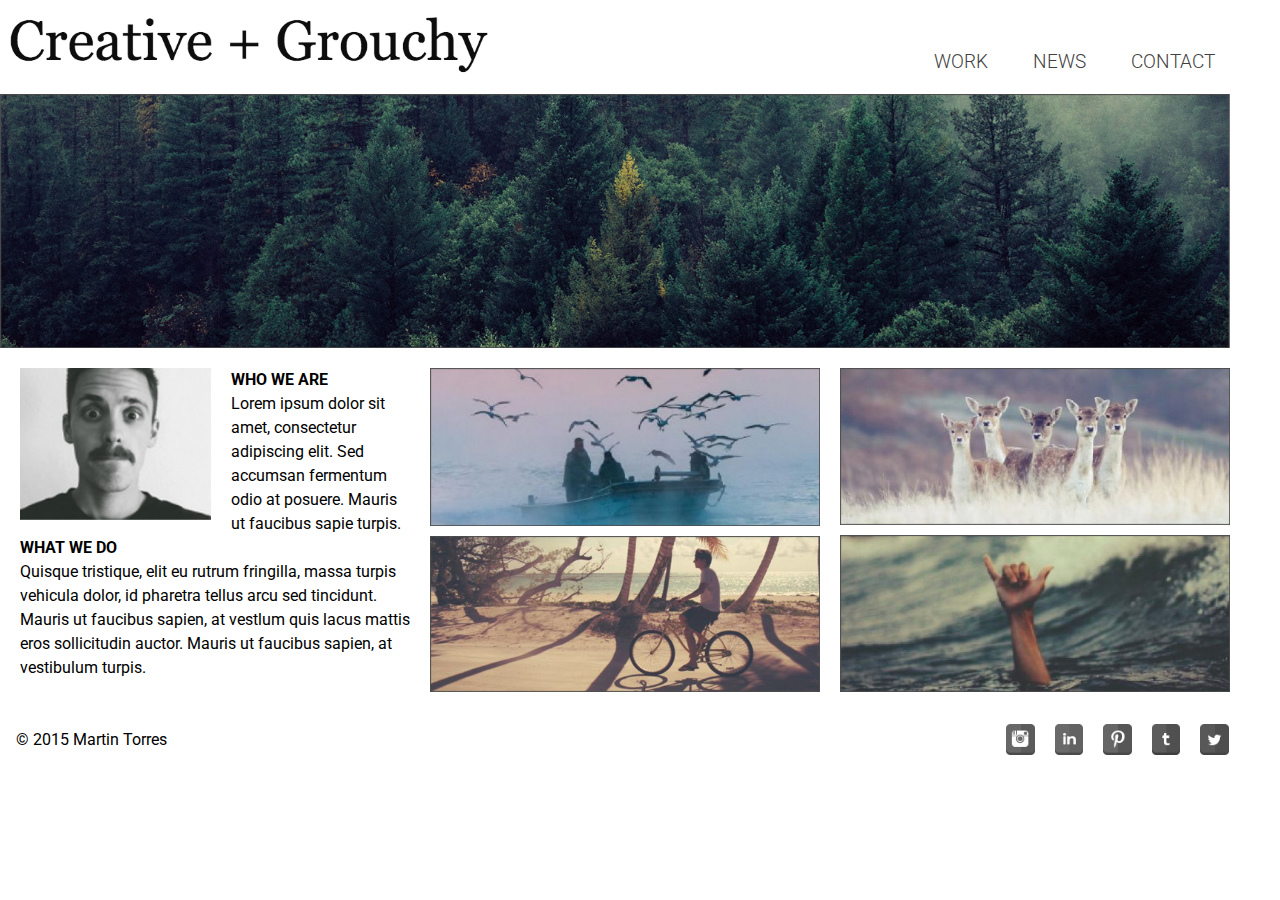
<file: index.html>
<!DOCTYPE html>
<html>

<head>
	<title>Creative + Grouchy</title>
	<link rel="stylesheet" type="text/css" href="css/reset.css">
	<link rel="stylesheet" type="text/css" href="css/style.css">
	<link href='http://fonts.googleapis.com/css?family=Roboto:300,400,700' rel='stylesheet' type='text/css'>
</head>


<body>

	<header>

	<div class= "logowrapper">
		<a href="index.html">
		<img src="assets/creative-grouchy-logo.png" alt="Creative + Grouch logo" title="Creative + Grouch logo" width="500px">
		</a>
	</div>

		<nav class="clearfix">
			<a href="work.html">WORK</a>
			<a href="news.html">NEWS</a>
			<a href="contact.html">CONTACT</a>
		</nav>

		<img src="assets/hero-image.jpg" alt="panoramic photo of trees" title="Hero Image" width="1230px">

	</header>

	<div class="mainwrapper">

		<div class="column" id="about">

			<img src="assets/martin-headshot.jpg" alt="photo of martin" width="191px">

			<h2>WHO WE ARE</h2>
			</p>Lorem ipsum dolor sit amet, consectetur adipiscing elit. Sed accumsan fermentum odio at posuere. Mauris ut faucibus sapie turpis.</P>
			
			<h2>WHAT WE DO</h2>
			<p>Quisque tristique, elit eu rutrum fringilla, massa turpis vehicula dolor, id pharetra tellus arcu sed tincidunt. Mauris ut faucibus sapien, at vestlum quis lacus mattis eros sollicitudin auctor. Mauris ut faucibus sapien, at vestibulum turpis.</p>

		</div>

		<div class="column" id="leftthumbnails">

			<img src="assets/home-thumbnail01.jpg" alt="thumbnail 1" width="390px">
			<img src="assets/home-thumbnail02.jpg" alt="thumbnail 2" width="390px">

		</div>

		<div class="column" id="rightthumbnails">
			<img src="assets/home-thumbnail03.jpg" alt="thumbnail 3" width="390px">
			<img src="assets/home-thumbnail04.jpg" alt="thumbnail 4" width="390px">

		</div>

	</div>


	<footer>
		<p>&copy; 2015 Martin Torres</p>

		<div id="socialicons">

			<ul>

			<img src="assets/instagram-gray.png" alt="instagram" height="31px">
			<img src="assets/linkedin-gray.png" alt="instagram" height="31px">
			<img src="assets/pinterest-gray.png" alt="instagram" height="31px">
			<img src="assets/tumblr-gray.png" alt="instagram" height="31px">
			<img src="assets/twitter-gray.png" alt="instagram" height="31px">

			</ul>

		</div>

	</footer>

</body>

</html>
</file>
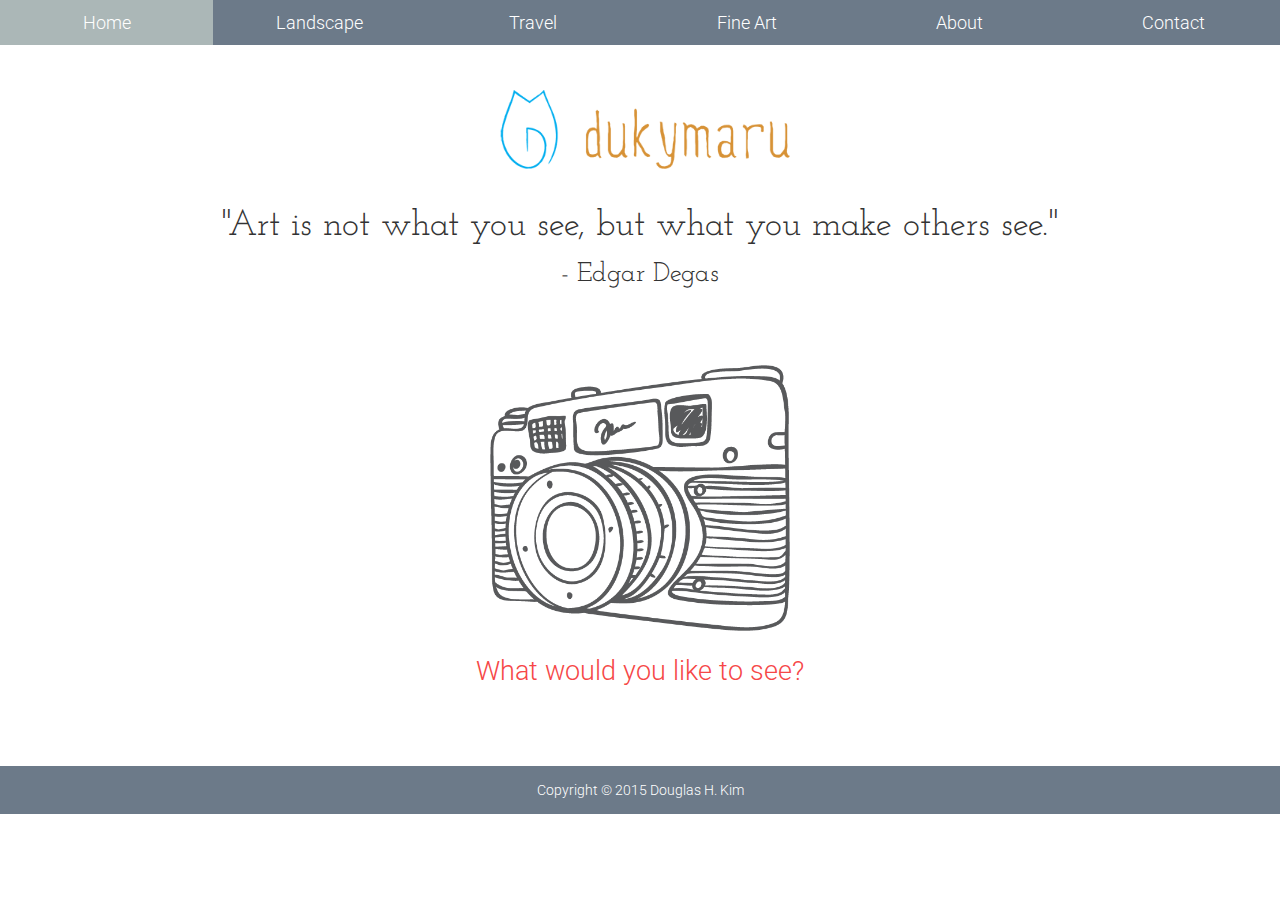
<file: final/index.html>
<!DOCTYPE html>
<html>
	<head>
		<meta name="viewport" content="width=device-width, initial-scale=1.0">
		<title>dukymaru photography</title>
		<link rel="stylesheet" type="text/css" href="css/reset.css">
		<link rel="stylesheet" type="text/css" href="css/style.css">
		<link href='http://fonts.googleapis.com/css?family=Roboto:300,400,700' rel='stylesheet' type='text/css'>
		<link href='http://fonts.googleapis.com/css?family=Josefin+Slab' rel='stylesheet' type='text/css'>

	</head>

	<body>

		<header>
			
				<img id="logo" src="images/dukymaru_logo.png" alt="dukymaru logo" title="dukymaru logo" width="300">

				<nav class="clearfix">
					<a href="#" id="mobile">&#8803;</a>
					<div id="innernav">
						<a href="index.html">Home</a>
						<a href="landscape.html">Landscape</a>
						<a href="travel.html">Travel</a>
						<a href="fine-art.html">Fine Art</a>
						<a href="about.html">About</a>
						<a href="contact.html">Contact</a>
					</div>
				</nav>

			<h1>"Art is not what you see, but what you make others see."</h1>
			<h2>- Edgar Degas</h2>

		</header>

			<div id="homepage-motto">

				<img id="camera" src="images/camera.png" alt="camera" title="sketch of camera" width="300">
			
				<p id="motto">What would you like to see?</p>
			</div>


		<footer>
			Copyright &copy; 2015 Douglas H. Kim
		</footer>

	</body>

</html>
</file>
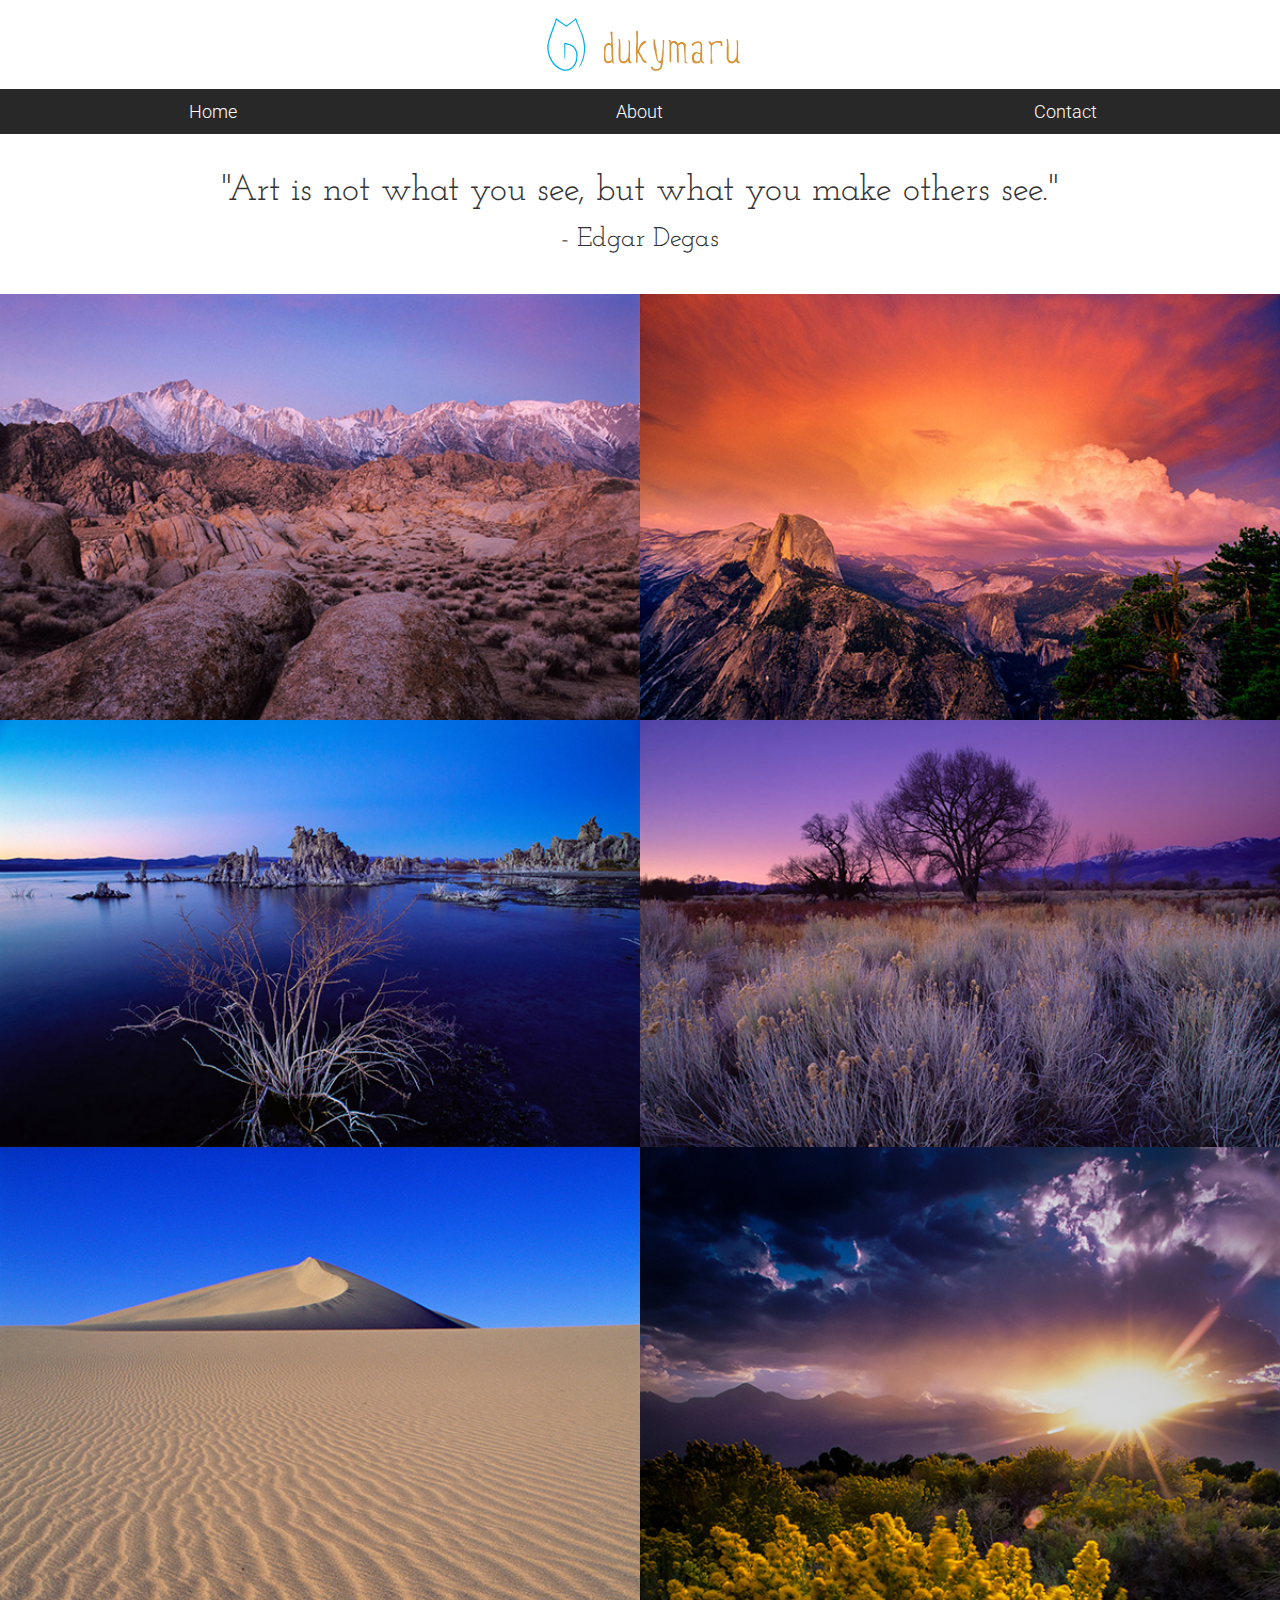
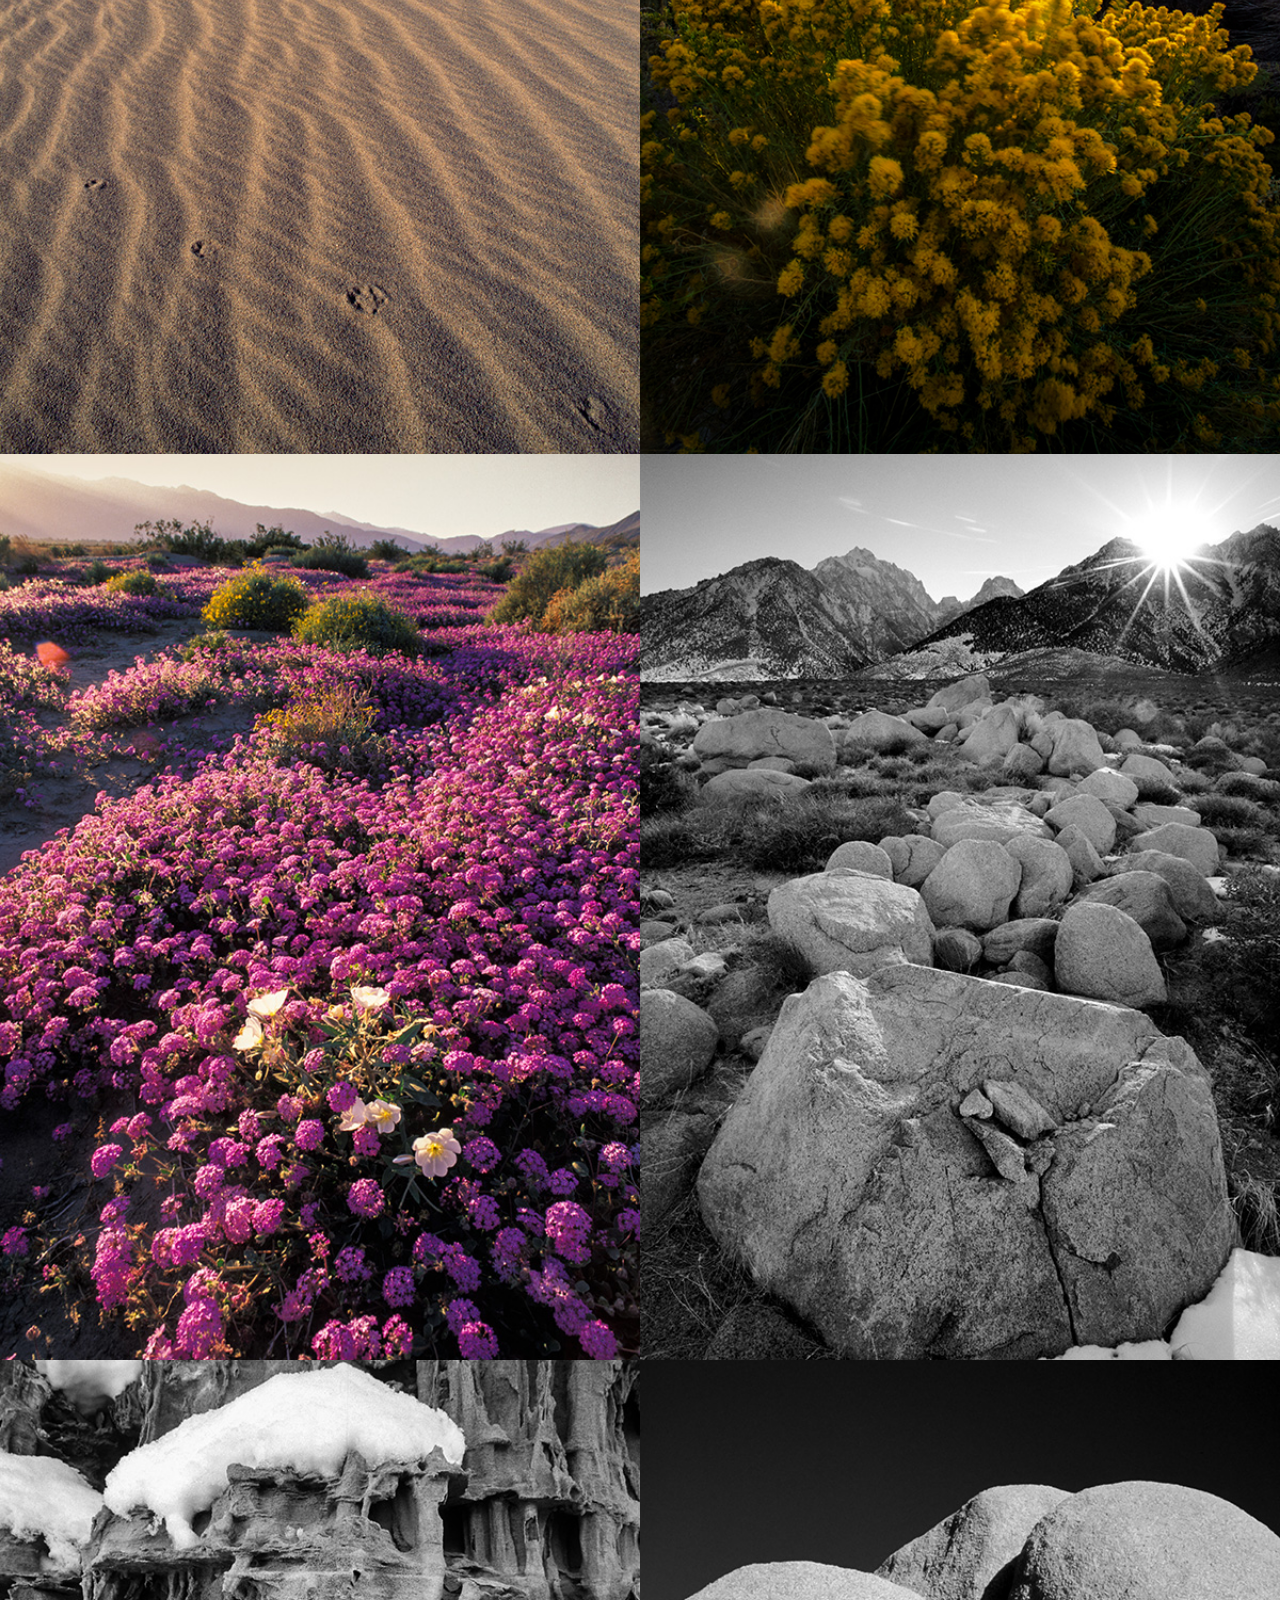
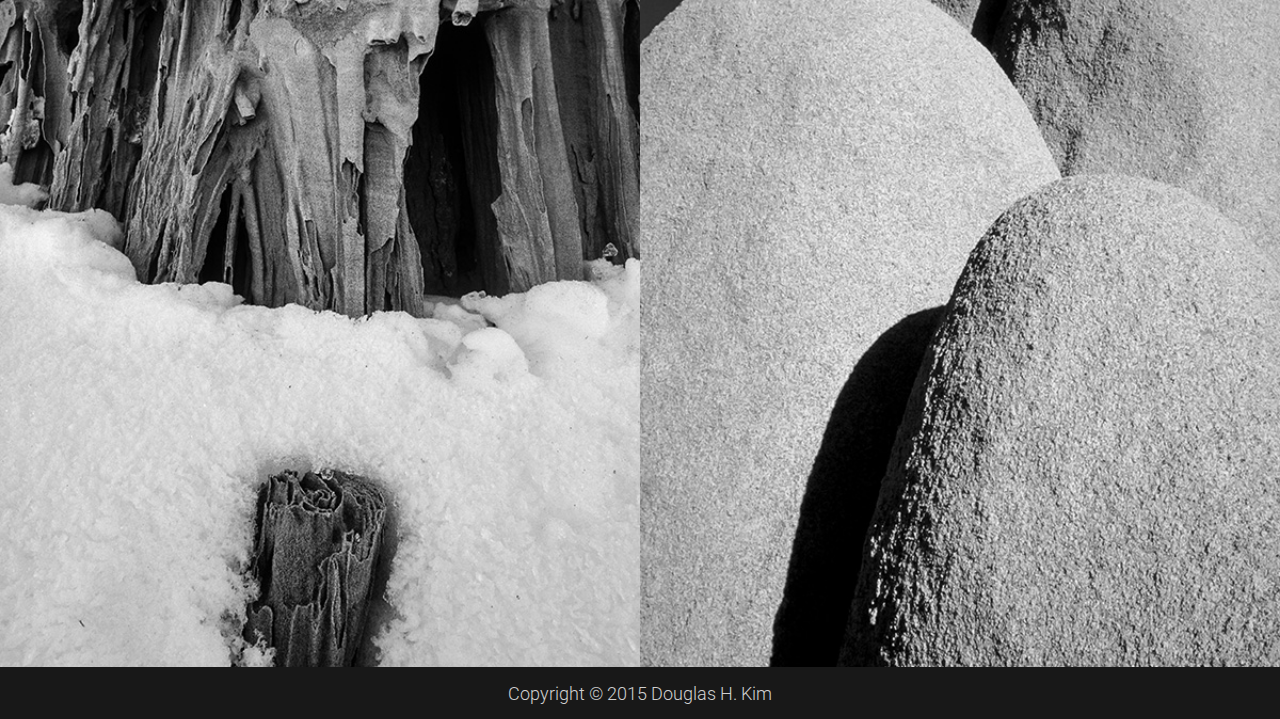
<file: unit8/index.html>
<!DOCTYPE html>
<html>
	<head>
		<title>dukymaru photography</title>
		<link rel="stylesheet" type="text/css" href="css/reset.css">
		<link rel="stylesheet" type="text/css" href="css/style.css">
		<link href='http://fonts.googleapis.com/css?family=Roboto:300,400,700' rel='stylesheet' type='text/css'>
		<link href='http://fonts.googleapis.com/css?family=Josefin+Slab' rel='stylesheet' type='text/css'>
	</head>

	<body>

		<header>
			
				<img id="logo" src="images/dukymaru_logo.png" alt="dukymaru logo" title="dukymaru logo" width="200">

				<nav class="clearfix">
					<a href="#" id="mobile">&#8803;</a>
					<div id="innernav">
						<a href="#">Home</a>
						<a href="#">About</a>
						<a href="#">Contact</a>
					</div>
				</nav>

			<h1>"Art is not what you see, but what you make others see."</h1>
			<h2>- Edgar Degas</h2>

		</header>

		<section>
			<img src="images/alabama_hills_sunrise_3.jpg" alt="photo" title="photo">
			<img src="images/half_dome_ynp.jpg" alt="photo" title="photo">
			<img src="images/mono_lake.jpg" alt="photo" title="photo">
			<img src="images/owens_valley_sunset.jpg" alt="photo" title="photo">
			<img src="images/death_valley_dune_1.jpg" alt="photo" title="photo">
			<img src="images/sunset_over_palisades_glacier.jpg" alt="photo" title="photo">
			<img src="images/anza_borrego3.jpg" alt="photo" title="photo">
			<img src="images/mt_williamson.jpg" alt="photo" title="photo">
			<img src="images/sand_tufas_2.jpg" alt="photo" title="photo">
			<img src="images/weathered_granite_2.jpg" alt="photo" title="photo">






		</section>

		<footer>
			Copyright &copy; 2015 Douglas H. Kim
		</footer>

	</body>

</html>
</file>
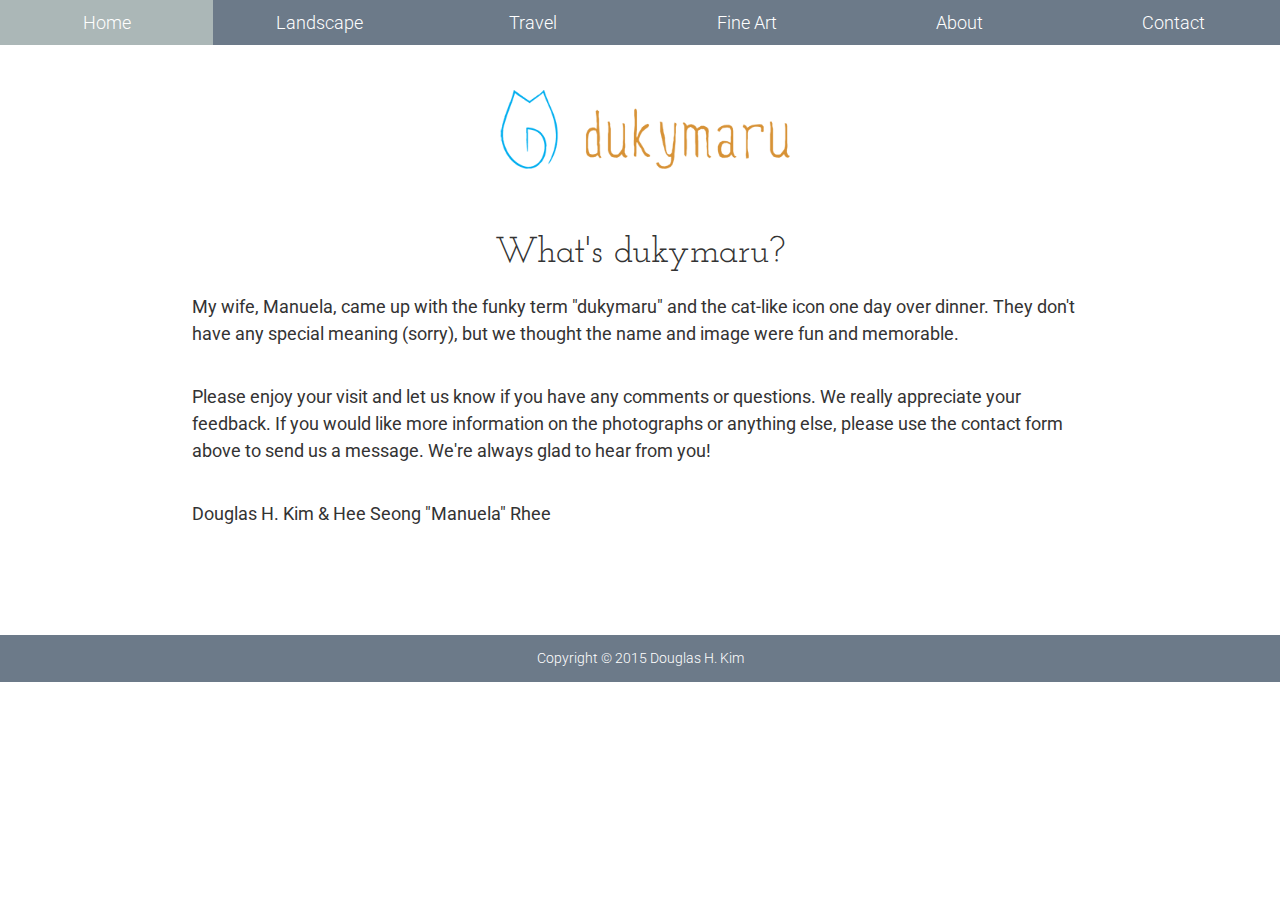
<file: final/about.html>
<!DOCTYPE html>
<html>
	<head>
		<meta name="viewport" content="width=device-width, initial-scale=1.0">
		<title>dukymaru photography</title>
		<link rel="stylesheet" type="text/css" href="css/reset.css">
		<link rel="stylesheet" type="text/css" href="css/style.css">
		<link href='http://fonts.googleapis.com/css?family=Roboto:300,400,700' rel='stylesheet' type='text/css'>
		<link href='http://fonts.googleapis.com/css?family=Josefin+Slab' rel='stylesheet' type='text/css'>

	</head>

	<body>

		<header>
			
				<img id="logo" src="images/dukymaru_logo.png" alt="dukymaru logo" title="dukymaru logo" width="300">

				<nav class="clearfix">
					<a href="#" id="mobile">&#8803;</a>
					<div id="innernav">
						<a href="index.html">Home</a>
						<a href="landscape.html">Landscape</a>
						<a href="travel.html">Travel</a>
						<a href="fine-art.html">Fine Art</a>
						<a href="#">About</a>
						<a href="contact.html">Contact</a>
					</div>
				</nav>


		</header>

			<div class="wrapper">

				<h1>What's dukymaru?</h1>

				<div class="narrative">

					<p>My wife, Manuela, came up with the funky term "dukymaru" and the cat-like icon one day over dinner. They don't have any special meaning (sorry), but we thought the name and image were fun and memorable.</p>

				</div>

				<div class="narrative">

					<p>Please enjoy your visit and let us know if you have any comments or questions. We really appreciate your feedback. If you would like more information on the photographs or anything else, please use the contact form above to send us a message. We're always glad to hear from you!</p>

				</div>

				<div class="narrative">

					<p>Douglas H. Kim & Hee Seong "Manuela" Rhee</p>
				</div>

			</div>


		<footer>
			Copyright &copy; 2015 Douglas H. Kim
		</footer>

	</body>

</html>
</file>
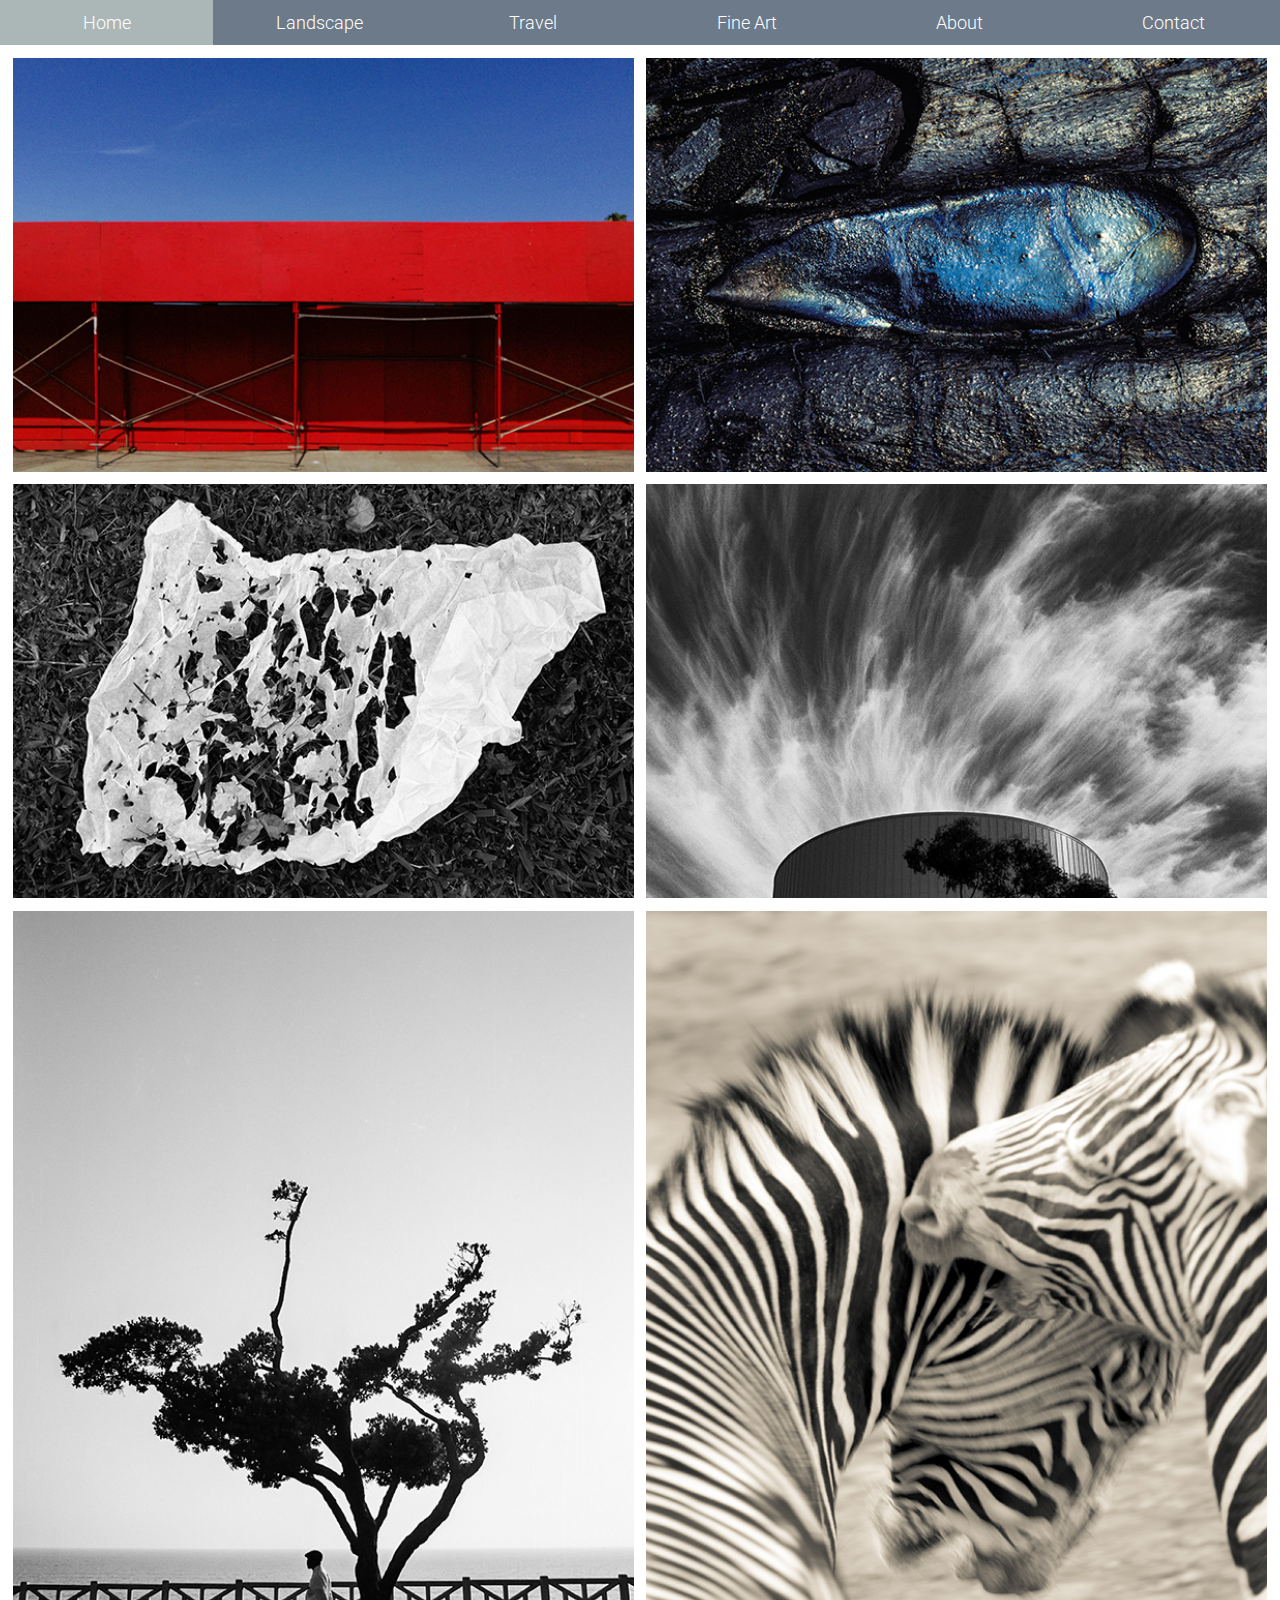
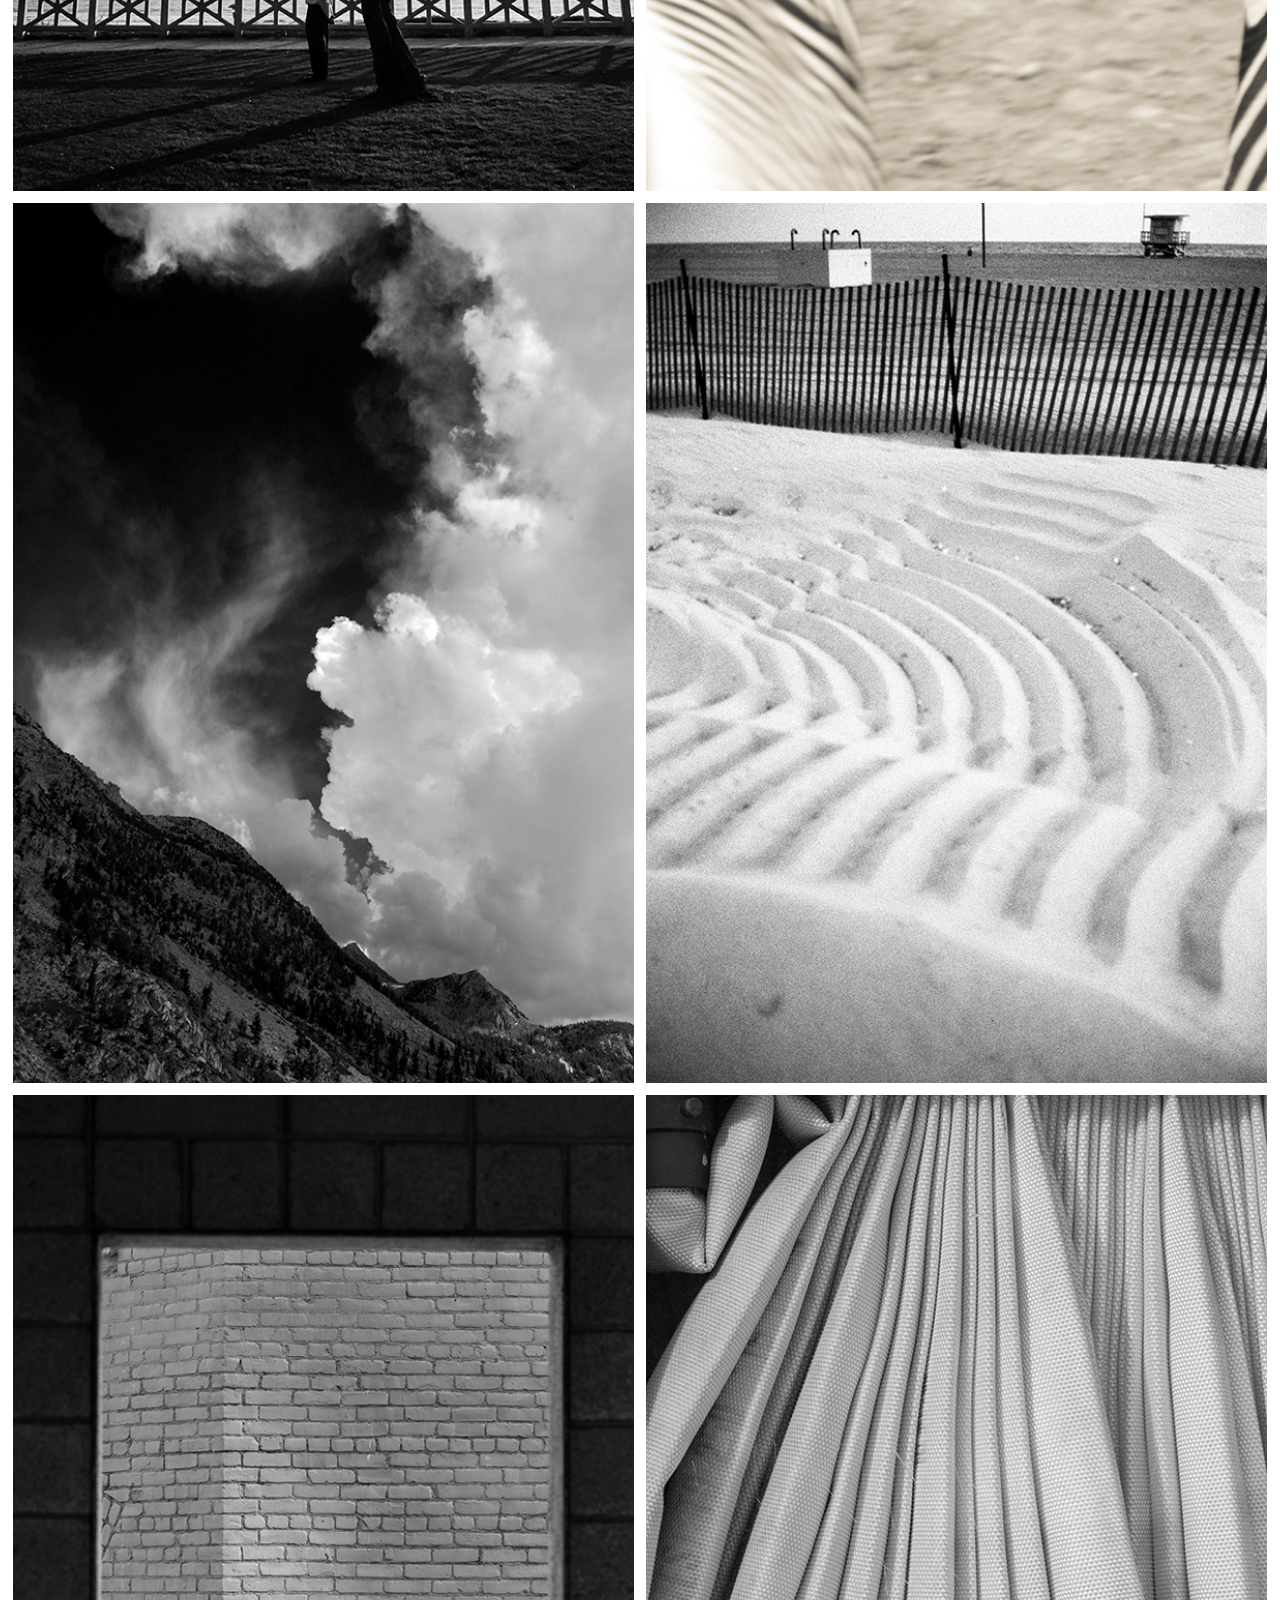
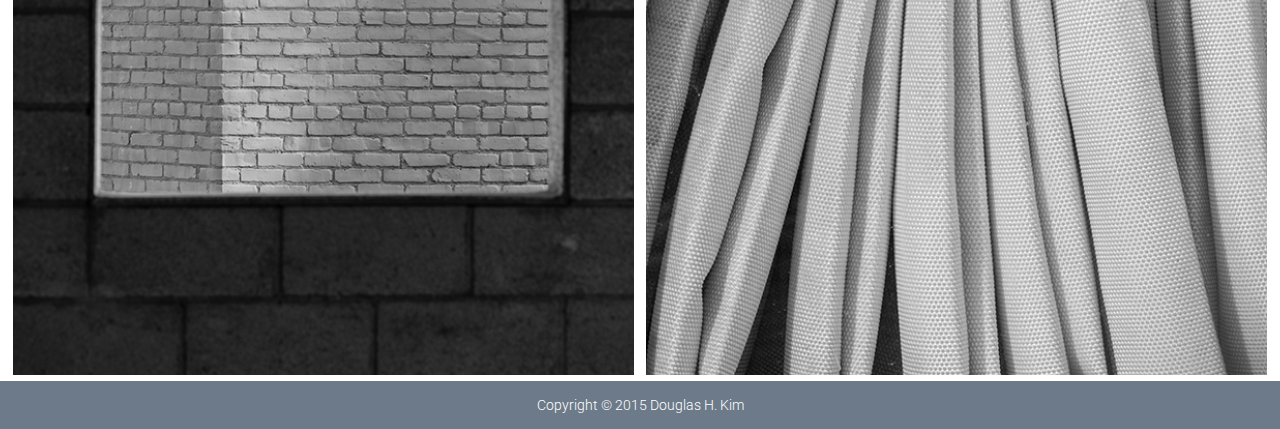
<file: final/fine-art.html>
<!DOCTYPE html>
<html>
	<head>
		<meta name="viewport" content="width=device-width, initial-scale=1.0">
		<title>dukymaru photography</title>
		<link rel="stylesheet" type="text/css" href="css/reset.css">
		<link rel="stylesheet" type="text/css" href="css/style.css">
		<link href='http://fonts.googleapis.com/css?family=Roboto:300,400,700' rel='stylesheet' type='text/css'>
		<link href='http://fonts.googleapis.com/css?family=Josefin+Slab' rel='stylesheet' type='text/css'>

	</head>

	<body>

		<header>
			
				<!-- <img id="logo" src="images/dukymaru_logo.png" alt="dukymaru logo" title="dukymaru logo" width="300"> -->

				<nav class="clearfix">
					<a href="#" id="mobile">&#8803;</a>
					<div id="innernav">
						<a href="index.html">Home</a>
						<a href="landscape.html">Landscape</a>
						<a href="travel.html">Travel</a>
						<a href="#">Fine Art</a>
						<a href="about.html">About</a>
						<a href="contact.html">Contact</a>
					</div>
				</nav>

			<!-- <h1>"Art is not what you see, but what you make others see."</h1>
			<h2>- Edgar Degas</h2> -->

		</header>

		<section>
		
			<img src="images/fine-art/red-and-blue.jpg" alt="photo" title="photo">
			<img src="images/fine-art/lava.jpg" alt="photo" title="photo">
			<img src="images/fine-art/tissue.jpg" alt="photo" title="photo">
			<img src="images/fine-art/cloud-water-tower.jpg" alt="photo" title="photo">
			<img src="images/fine-art/man-and-tree.jpg" alt="photo" title="photo">
			<img src="images/fine-art/zebras.jpg" alt="photo" title="photo">
			<img src="images/fine-art/angeles.jpg" alt="photo" title="photo">
			<img src="images/fine-art/sand-pattern.jpg" alt="photo" title="photo">
			<img src="images/fine-art/wall.jpg" alt="photo" title="photo">
			<img src="images/fine-art/fire-hose.jpg" alt="photo" title="photo">

		</section>

		<footer>
			Copyright &copy; 2015 Douglas H. Kim
		</footer>

	</body>

</html>
</file>
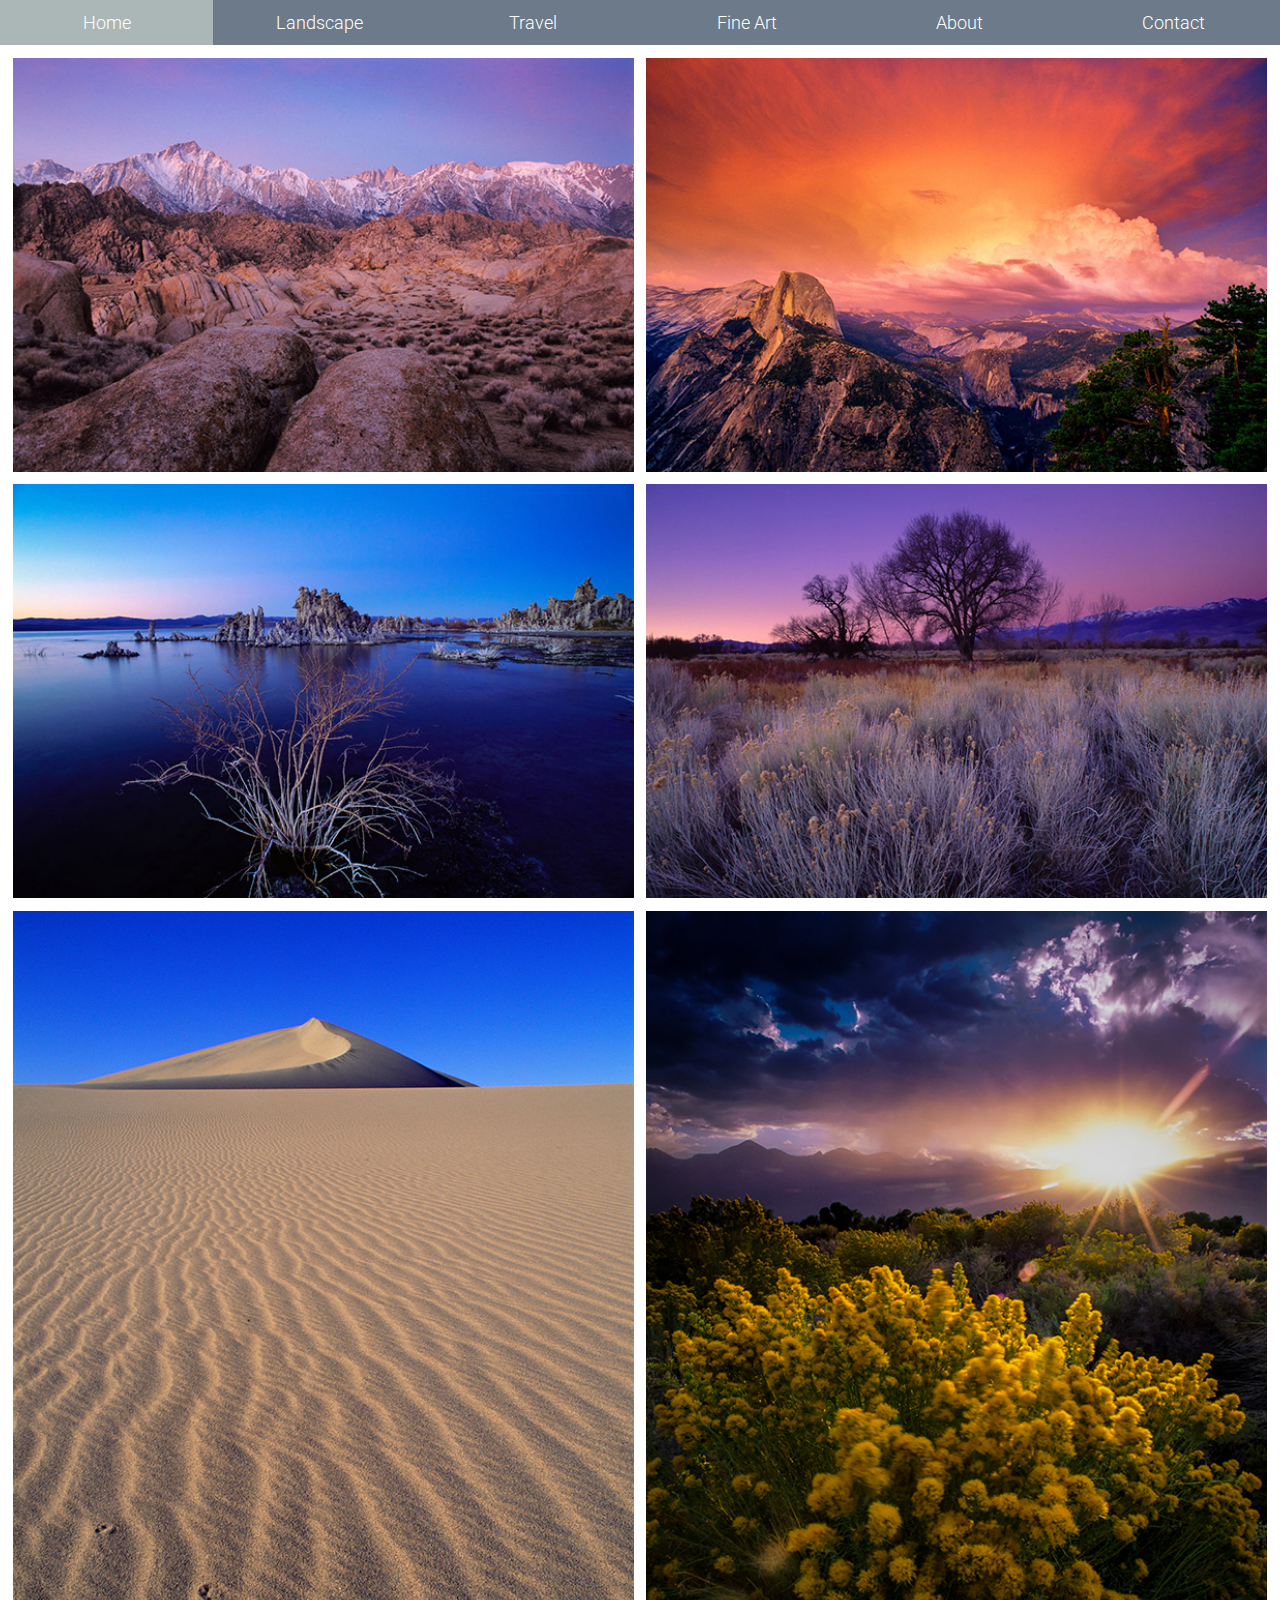
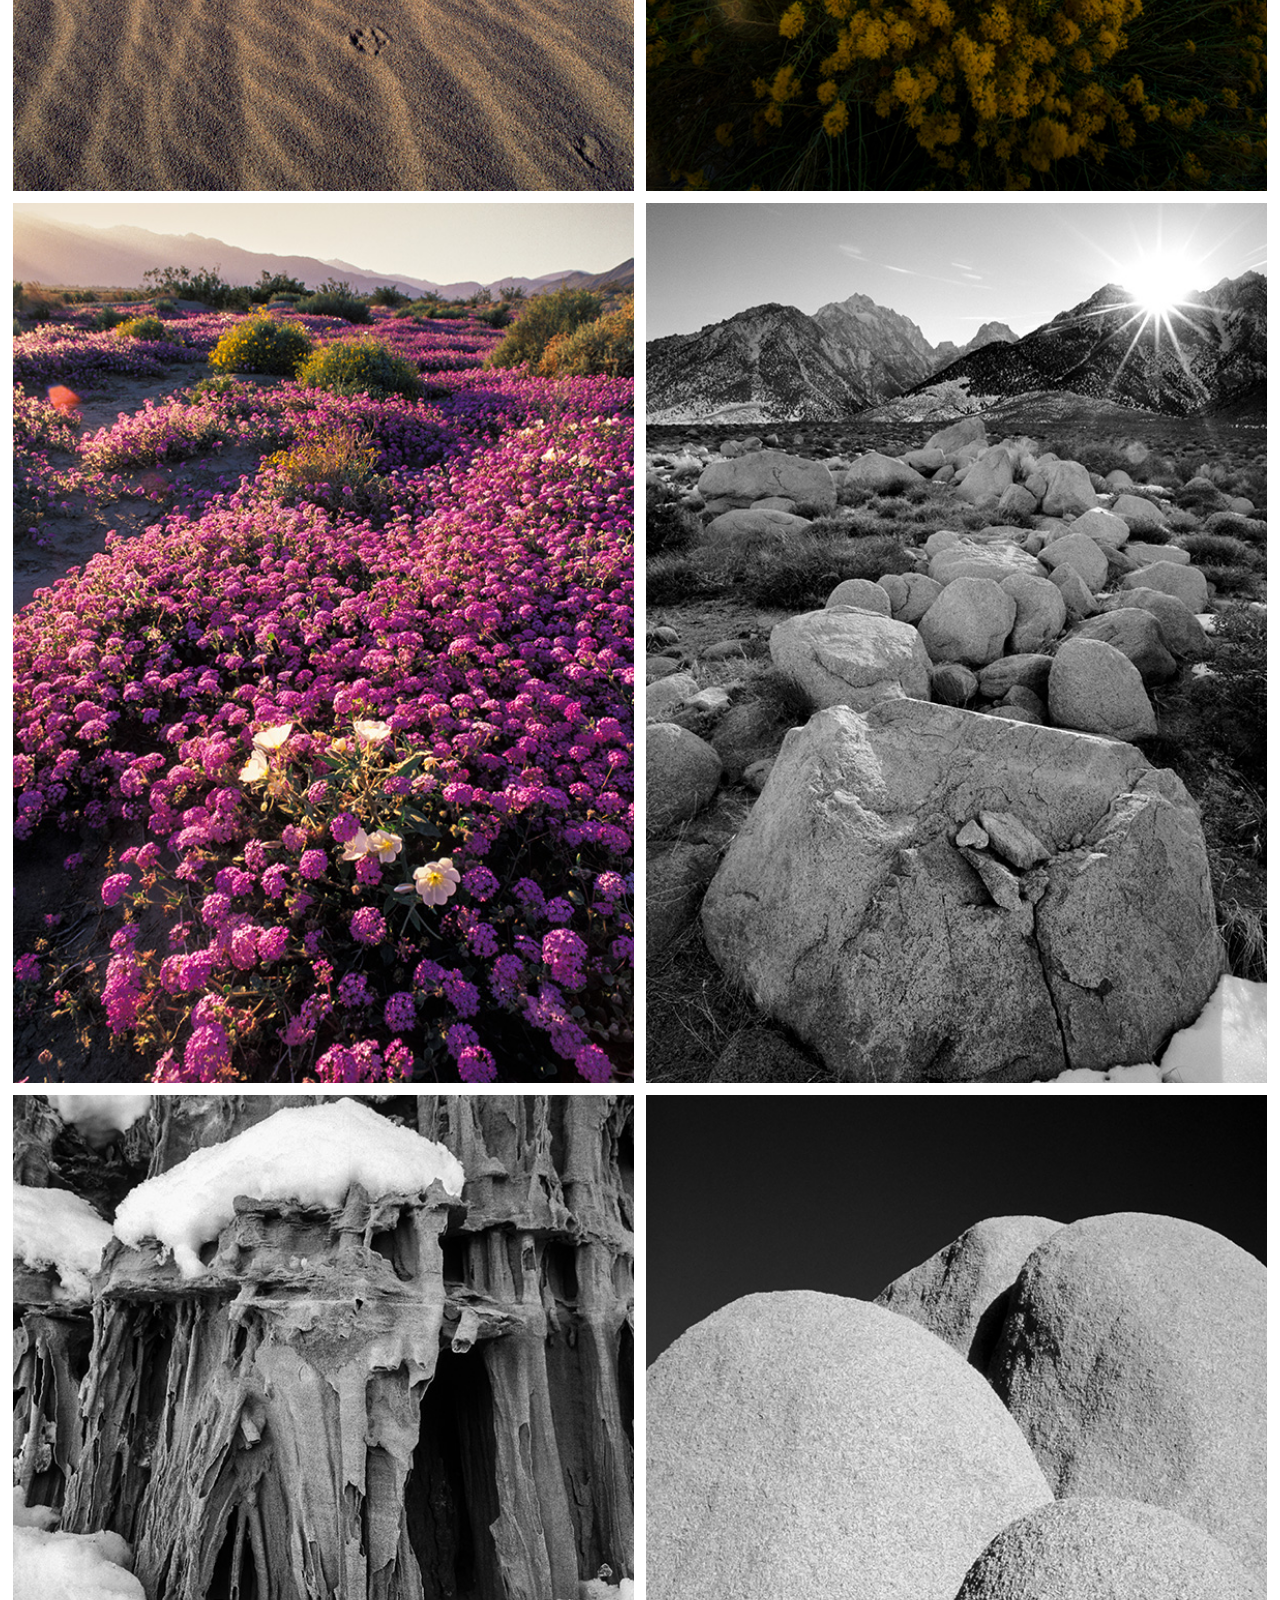
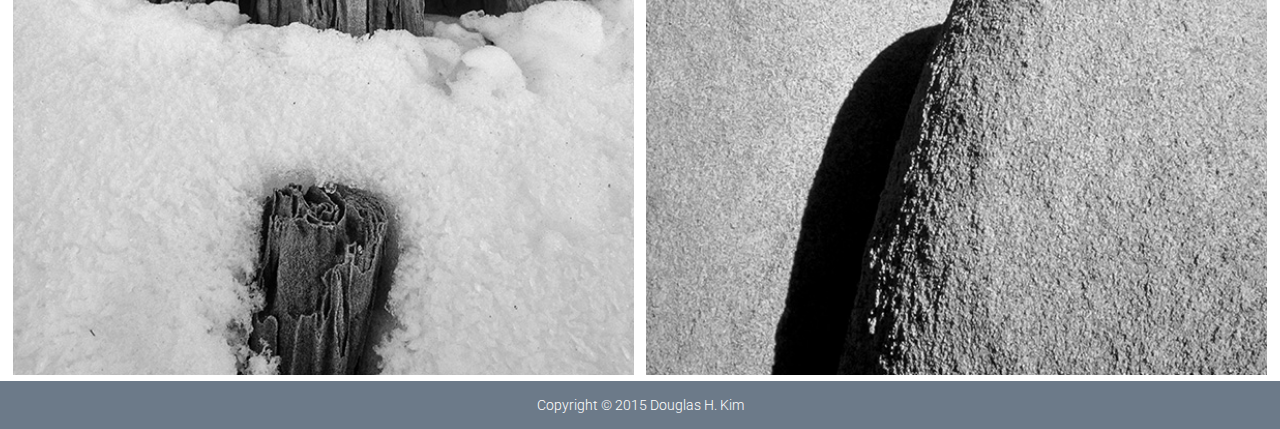
<file: final/landscape.html>
<!DOCTYPE html>
<html>
	<head>
		<meta name="viewport" content="width=device-width, initial-scale=1.0">
		<title>dukymaru photography</title>
		<link rel="stylesheet" type="text/css" href="css/reset.css">
		<link rel="stylesheet" type="text/css" href="css/style.css">
		<link href='http://fonts.googleapis.com/css?family=Roboto:300,400,700' rel='stylesheet' type='text/css'>
		<link href='http://fonts.googleapis.com/css?family=Josefin+Slab' rel='stylesheet' type='text/css'>

	</head>

	<body>

		<header>
			
				<!-- <img id="logo" src="images/dukymaru_logo.png" alt="dukymaru logo" title="dukymaru logo" width="300"> -->

				<nav class="clearfix">
					<a href="#" id="mobile">&#8803;</a>
					<div id="innernav">
						<a href="index.html">Home</a>
						<a href="#">Landscape</a>
						<a href="travel.html">Travel</a>
						<a href="fine-art.html">Fine Art</a>
						<a href="about.html">About</a>
						<a href="contact.html">Contact</a>
					</div>
				</nav>

			<!-- <h1>"Art is not what you see, but what you make others see."</h1>
			<h2>- Edgar Degas</h2> -->

		</header>

		<section>
			<img src="images/landscape/alabama_hills_sunrise_3.jpg" alt="photo" title="photo">
			<img src="images/landscape/half_dome_ynp.jpg" alt="photo" title="photo">
			<img src="images/landscape/mono_lake.jpg" alt="photo" title="photo">
			<img src="images/landscape/owens_valley_sunset.jpg" alt="photo" title="photo">
			<img src="images/landscape/death_valley_dune_1.jpg" alt="photo" title="photo">
			<img src="images/landscape/sunset_over_palisades_glacier.jpg" alt="photo" title="photo">
			<img src="images/landscape/anza_borrego3.jpg" alt="photo" title="photo">
			<img src="images/landscape/mt_williamson.jpg" alt="photo" title="photo">
			<img src="images/landscape/sand_tufas_2.jpg" alt="photo" title="photo">
			<img src="images/landscape/weathered_granite_2.jpg" alt="photo" title="photo">






		</section>

		<footer>
			Copyright &copy; 2015 Douglas H. Kim
		</footer>

	</body>

</html>
</file>
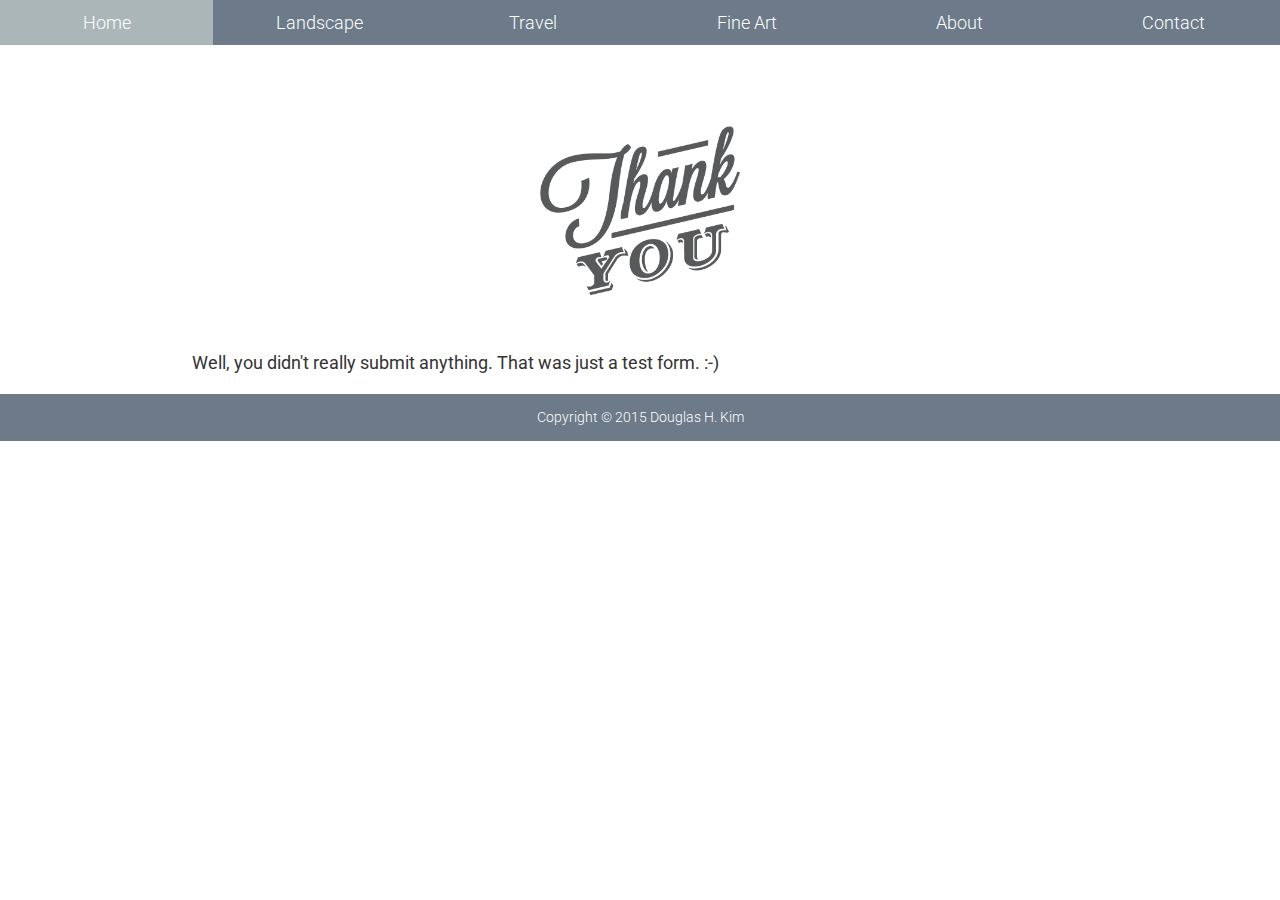
<file: final/thankyou.html>
<!DOCTYPE html>
<html>
	<head>
		<meta name="viewport" content="width=device-width, initial-scale=1.0">
		<title>dukymaru photography</title>
		<link rel="stylesheet" type="text/css" href="css/reset.css">
		<link rel="stylesheet" type="text/css" href="css/style.css">
		<link href='http://fonts.googleapis.com/css?family=Roboto:300,400,700' rel='stylesheet' type='text/css'>
		<link href='http://fonts.googleapis.com/css?family=Josefin+Slab' rel='stylesheet' type='text/css'>

	</head>

	<body>

		<header>
			
<!-- 			<img id="logo" src="images/dukymaru_logo.png" alt="dukymaru logo" title="dukymaru logo" width="300"> -->

			<nav class="clearfix">
				<a href="#" id="mobile">&#8803;</a>
				<div id="innernav">
					<a href="index.html">Home</a>
					<a href="landscape.html">Landscape</a>
					<a href="travel.html">Travel</a>
					<a href="fine-art.html">Fine Art</a>
					<a href="about.html">About</a>
					<a href="contact.html">Contact</a>
				</div>
			</nav>


		</header>

				<img id="thankyou" src="images/thankyou.png" alt="thank you" title="thank you message" width="200">
			
			<div class="narrative">

				<p>Well, you didn't really submit anything. That was just a test form. :-)</p>
			
			</div>


		<footer>
			Copyright &copy; 2015 Douglas H. Kim
		</footer>

	</body>

</html>
</file>
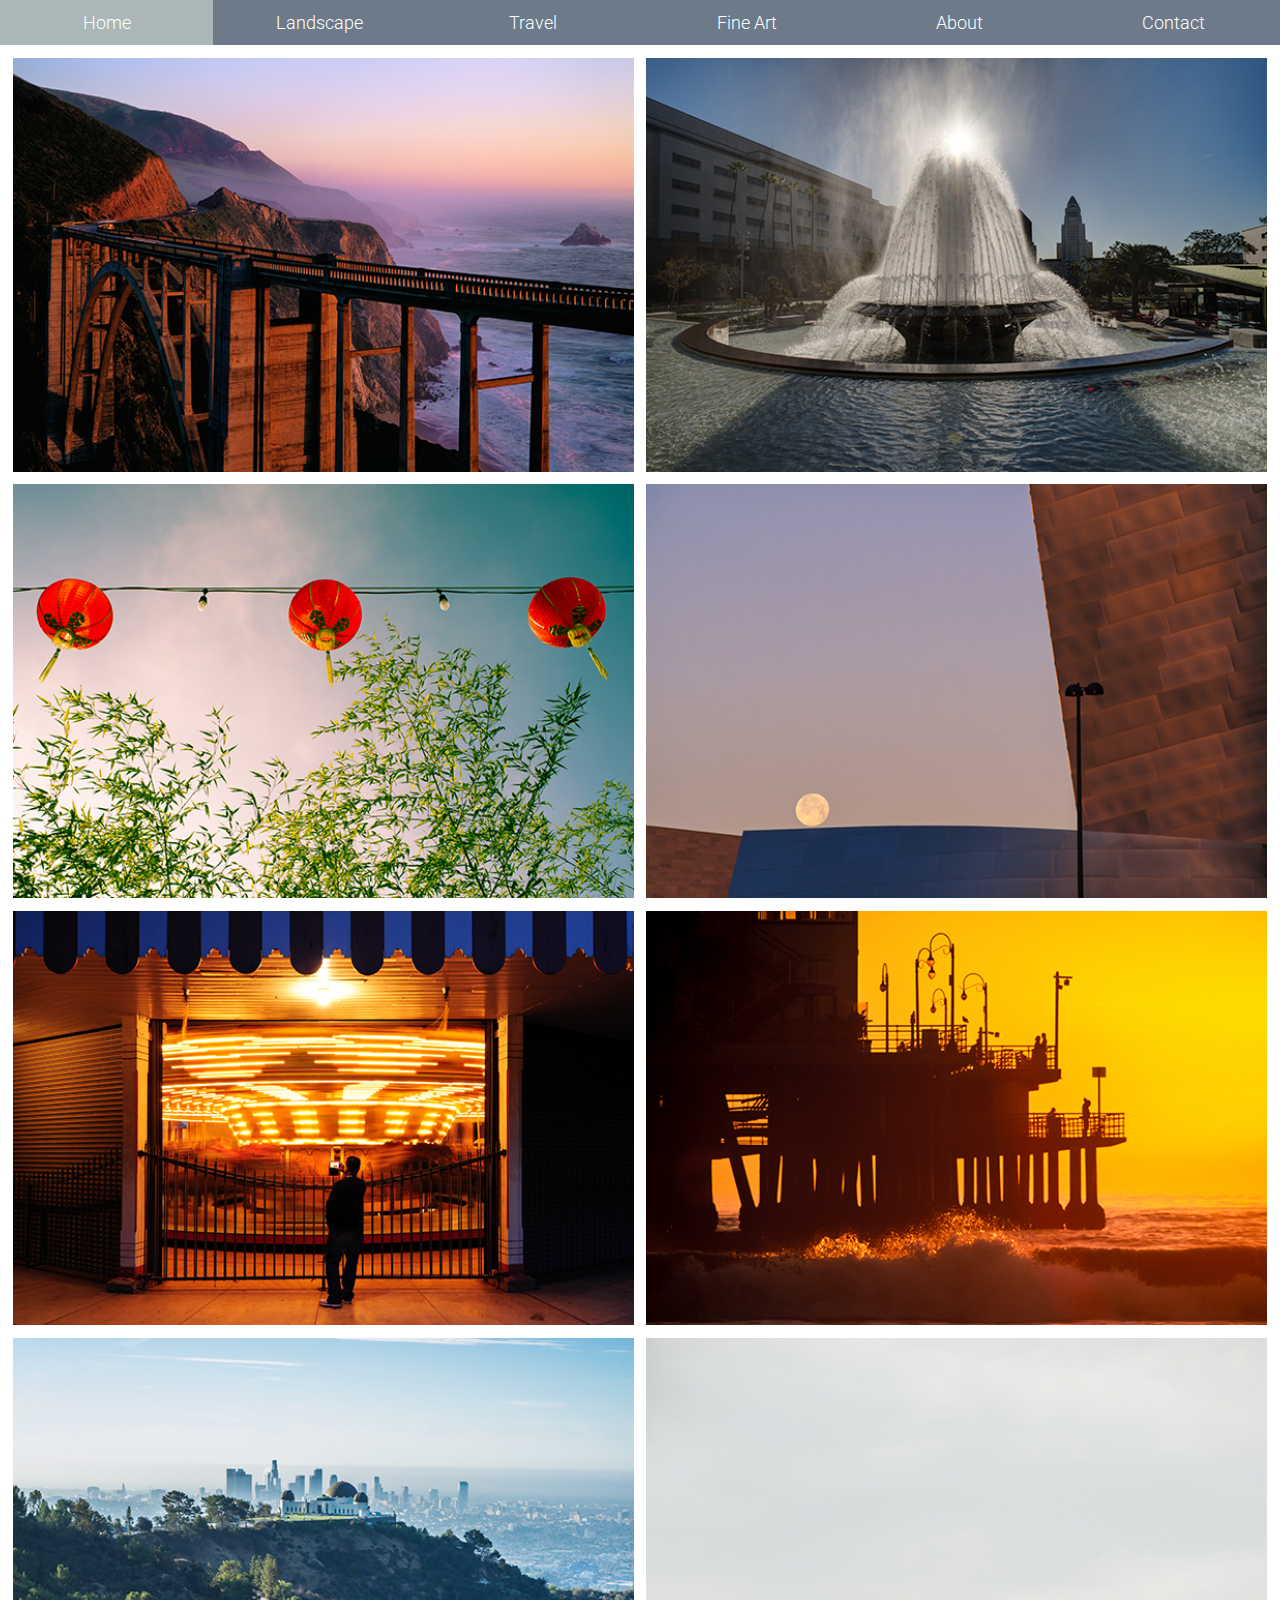
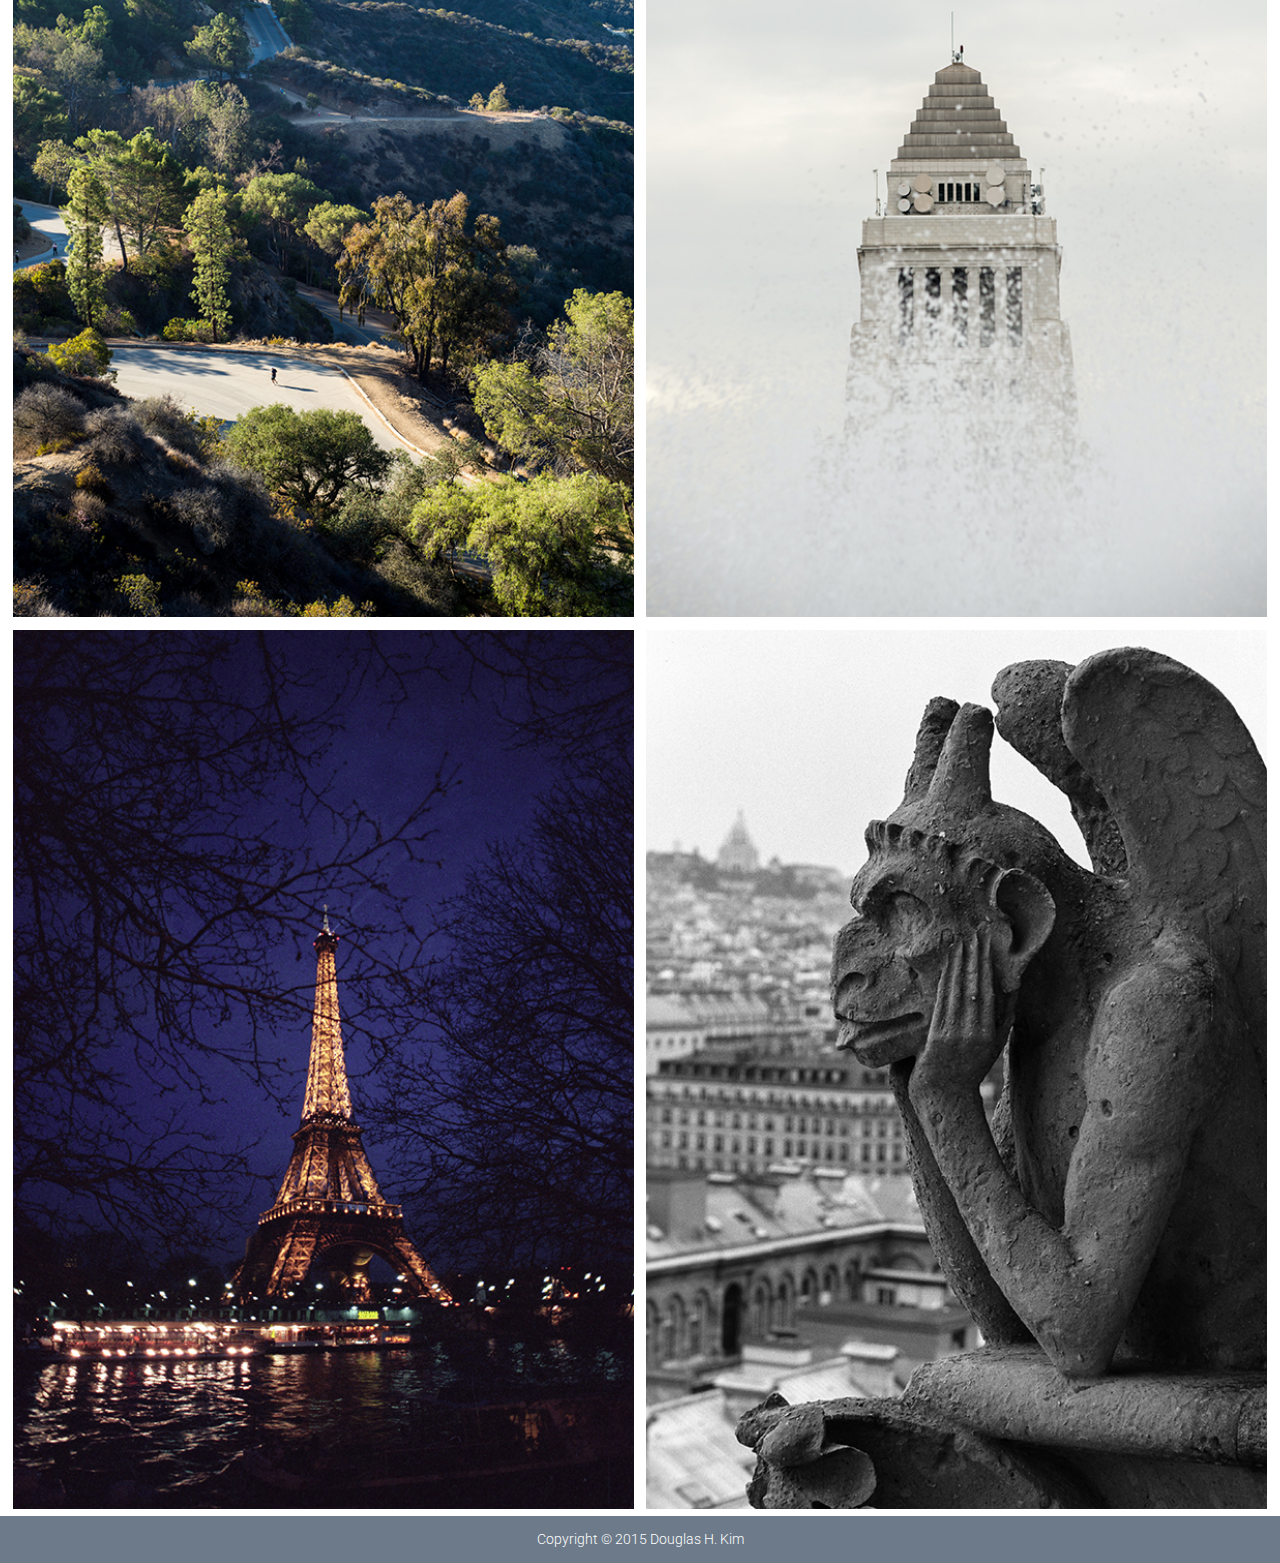
<file: final/travel.html>
<!DOCTYPE html>
<html>
	<head>
		<meta name="viewport" content="width=device-width, initial-scale=1.0">
		<title>dukymaru photography</title>
		<link rel="stylesheet" type="text/css" href="css/reset.css">
		<link rel="stylesheet" type="text/css" href="css/style.css">
		<link href='http://fonts.googleapis.com/css?family=Roboto:300,400,700' rel='stylesheet' type='text/css'>
		<link href='http://fonts.googleapis.com/css?family=Josefin+Slab' rel='stylesheet' type='text/css'>

	</head>

	<body>

		<header>
			
				<!-- <img id="logo" src="images/dukymaru_logo.png" alt="dukymaru logo" title="dukymaru logo" width="300"> -->

				<nav class="clearfix">
					<a href="#" id="mobile">&#8803;</a>
					<div id="innernav">
						<a href="index.html">Home</a>
						<a href="landscape.html">Landscape</a>
						<a href="#">Travel</a>
						<a href="fine-art.html">Fine Art</a>
						<a href="about.html">About</a>
						<a href="contact.html">Contact</a>
					</div>
				</nav>

			<!-- <h1>"Art is not what you see, but what you make others see."</h1>
			<h2>- Edgar Degas</h2> -->

		</header>

		<section>
			<img src="images/travel/bixby-creek-bridge.jpg" alt="photo" title="photo">
			<img src="images/travel/grand-park.jpg" alt="photo" title="photo">
			<img src="images/travel/chinatown-lanterns.jpg" alt="photo" title="photo">
			<img src="images/travel/disney-hall.jpg" alt="photo" title="photo">
			<img src="images/travel/griffith-park-merry-go-round.jpg" alt="photo" title="photo">
			<img src="images/travel/santa-monica-pier.jpg" alt="photo" title="photo">
			<img src="images/travel/downtown.jpg" alt="photo" title="photo">
			<img src="images/travel/city-hall.jpg" alt="photo" title="photo">
			<img src="images/travel/eiffel-tower.jpg" alt="photo" title="photo">
			<img src="images/travel/gargoyle.jpg" alt="photo" title="photo">






		</section>

		<footer>
			Copyright &copy; 2015 Douglas H. Kim
		</footer>

	</body>

</html>
</file>
<file: css/style.css>
body {
	font-family: 'Roboto', sans-serif; font-weight: 400;
	line-height: 1.5em;

}


h1 {

}

h2 {
	font-family: 'Roboto', sans-serif; font-weight: 700;
	text-transform: uppercase;

}

p {

}

img {
	display: block;
	/*margin: 0 auto;*/
}

a {

}

#logowrapper {
	float: left;
}


nav {
	display: inline-block;
	font-size: 14pt;
	font-family: 'Roboto', sans-serif; font-weight: 300;
	text-decoration: none;
	text-transform: uppercase;
	/*color: #404040;*/
	margin-left: 394px;
	margin-top: 30px;

}

nav a {
	text-decoration: none;
	/*background-color: #a7f9c5;*/
	color: #404040;
	padding: 20px;
	display: inline-block;

}

nav a:hover {
	background-color: #d8e1b6;
}

img {

}


div img {
	float: left;
	padding: 0px 20px 10px 0;
}

.mainwrapper {
	margin: 10px;

}

.column {
	float: left;
	width: 390px;
	padding: 10px;
}

#about {
}

#leftthumbnails {

}

#rightthumbnails {
}

footer {
	padding: 1em;
	clear: both;
	/*background-color: #ee3;*/
	/*float: left;*/
}

#socialicons {
	margin-left: 990px;
	margin-top: -28px;
	float: left;
	display: inline-block;
}

.clearfix:after {
  visibility: hidden;
  display: block;
  font-size: 0;
  content: " ";
  clear: both;
  height: 0;
}
</file>
<file: final/css/style.css>
/*----------this is based on mobile first design ----------*/

body {
	font-family: 'Roboto', sans-serif; font-weight: 400;
	font-size: 16px;
	line-height: 1.5em;
	color: #333333;
}

/*----------navigation bar----------*/

nav {
	background-color: #6c7a89;
	width: 100%;
	position: fixed;
	top:0;
	text-align: center;
}

nav a {
	text-decoration: none;
	font-weight: 300;
	color: white;
	padding: .3em;
	display: block;
}

#innernav {
	display: none;
}

#mobile {
	display: block;
	font-size: 2.5em;
}

nav:hover #innernav {
	display: block;
	/*border-style: inset;*/
	border-width: 1px;
}

nav:hover #mobile {
	display: none;
}

h1, h2 {
	font-family: 'Josefin Slab', serif; font-weight: 400; 
	line-height: 1.2em;
	text-align: center;
}

h1 {
	font-size: 2em;
	padding-top: 1em;
}

h2 {
	font-size: 1.5em;
	line-height: 2em;
	padding-bottom: 1em;
}

#logo {
	display: block;
	margin-left: auto;
	margin-right: auto;
	padding-top: 5em;
}

#homepage-motto {
	/*background-color: #f64747;*/
	/*padding: 3em;*/
}

#camera {
	display: block;
	margin-left: auto;
	margin-right: auto;
	padding-top: 1.5em;
}

#motto {
	/*background-color: #87d37c;*/
	font-size: 1.5em;
	color: #f64747;
	padding-top: 1em;
	padding-bottom: 3em;
	text-align: center;
	font-weight: 300;
}

#thankyou {
	display: block;
	margin-left: auto;
	margin-right: auto;
	padding-top: 7em;
	padding-bottom: 2em;
}

.narrative {
	margin: 2em 5em;
}

section {
	padding-top: 3em;

}

section img {
	width: 98%;
	display: block;
	margin: 1%;
}

footer {
	background-color: #6c7a89;
	color: #ffffff;
	text-align: center;
	font-family: 'Roboto', sans-serif; font-weight: 300;
	font-size:0.8em;
	padding: 0.7em; 
}

.clearfix:after {
	display: block;
	content: " ";
	clear: both;
	visibility: hidden;
	height: 0;
	font-size: 0;
}

/*----------contact form style----------*/

#contact-area {
	width: 100%;
	margin-top: 5em;
}

#contact-area input, #contact-area textarea {
	padding: 0.5em;
	width: 60%;
	font-size: 1em;
/*	margin-top: 0.5em;*/
	margin-bottom: 0.5em;
	border: 2px solid #ccc;
}

#contact-area textarea {
	height: 10em;
}

#contact-area textarea:focus, #contact-area input:focus {
	border: 2px solid #900;
}

#contact-area input.submit-button {
	width: 10em;
	display: block;
	margin-left: auto;
	margin-right: auto;
	margin-bottom:2em;
}

label {
	float: left;
	text-align: right;
	margin-right: 1em;
	width: 20%;
	padding-top: 0.5em;
}



/*----------media query for large screen----------*/

@media only screen and (min-width: 768px) {
	body {
		font-size: 18px;
	}

	section {
		margin: 0.5%;
		padding-top: 2.5em;
	}

	section img {
		width: 49%;
		float: left;
		margin: 0.5%;
	}

	footer {
		clear: both;
	}

	#mobile {
		display: none;
	}

	#innernav {
		display: block;		
	}

	nav {
		background-color: #6c7a89;
		width: 100%;
		height: 2.5em;
		position: fixed;
		top: 0;
		text-align: center;
	}

	nav a {
		font-weight: 300;
		width: 16.667%;
		float: left;
		padding: 0.5em 0;
		/*position: fixed;*/
		-o-transition:.5s;
		-ms-transition:.5s;
		-moz-transition:.5s;
		-webkit-transition:.5s;
		transition:.5s;
	}

	nav a:hover {
		background-color: #abb7b7;
	}

	#camera {
		display: block;
		margin-left: auto;
		margin-right: auto;
		padding-top: 2em;
	}

	.wrapper {
		padding-top: 1.5em;
		padding-bottom: 5em;
	}

	.narrative {
		width: 70%;
		margin:0 auto;
		padding: 1em;
	}

}
</file>
<file: unit8/css/style.css>
body {
	font-family: 'Roboto', sans-serif; font-weight: 400;
	font-size: 16px;
	line-height: 1.5em;
	color: #333333;
}


nav {
	background-color: #282828;
	text-align: center;
}

nav a {
	text-decoration: none;
	font-weight: 300;
	color: white;
	padding: .3em;
	display: block;
}

#innernav {
	display: none;
}

#mobile {
	display: block;
	font-size: 3em;
}

nav:hover #innernav {
	display: block;
	/*border-style: inset;*/
	border-width: 1px;
}

/*nav:hover #mobile {
	display: none;
}*/

h1, h2 {
	font-family: 'Josefin Slab', serif; font-weight: 400; 
	line-height: 1.2em;
	text-align: center;
}

h1 {
	font-size: 2em;
	padding-top: 1em;
}

h2 {
	font-size: 1.5em;
	line-height: 2em;
	padding-bottom: 1em;
}

#logo {
	display: block;
	margin-left: auto;
	margin-right: auto;
	padding: 1em 0;
}

section img {
	width: 100%;
	display: block;
}

footer {
	background-color: #181818;
	color: #d0d0d0;
	text-align: center;
	font-family: 'Roboto', sans-serif; font-weight: 300;
	padding: 0.7em; 
}

.clearfix:after {
	display: block;
	content: " ";
	clear: both;
	visibility: hidden;
	height: 0;
	font-size: 0;
}



@media only screen and (min-width: 768px) {
	body {
		font-size: 18px;
	}

	section img {
		width: 50%;
		float: left;
	}

	footer {
		clear: both;
	}

	#mobile {
		display: none;
	}

	#innernav {
		display: block;		
	}

	nav a {
		font-weight: 300;
		width: 33.3%;
		float: left;
		padding: 0.5em 0;
	}
}
</file>
